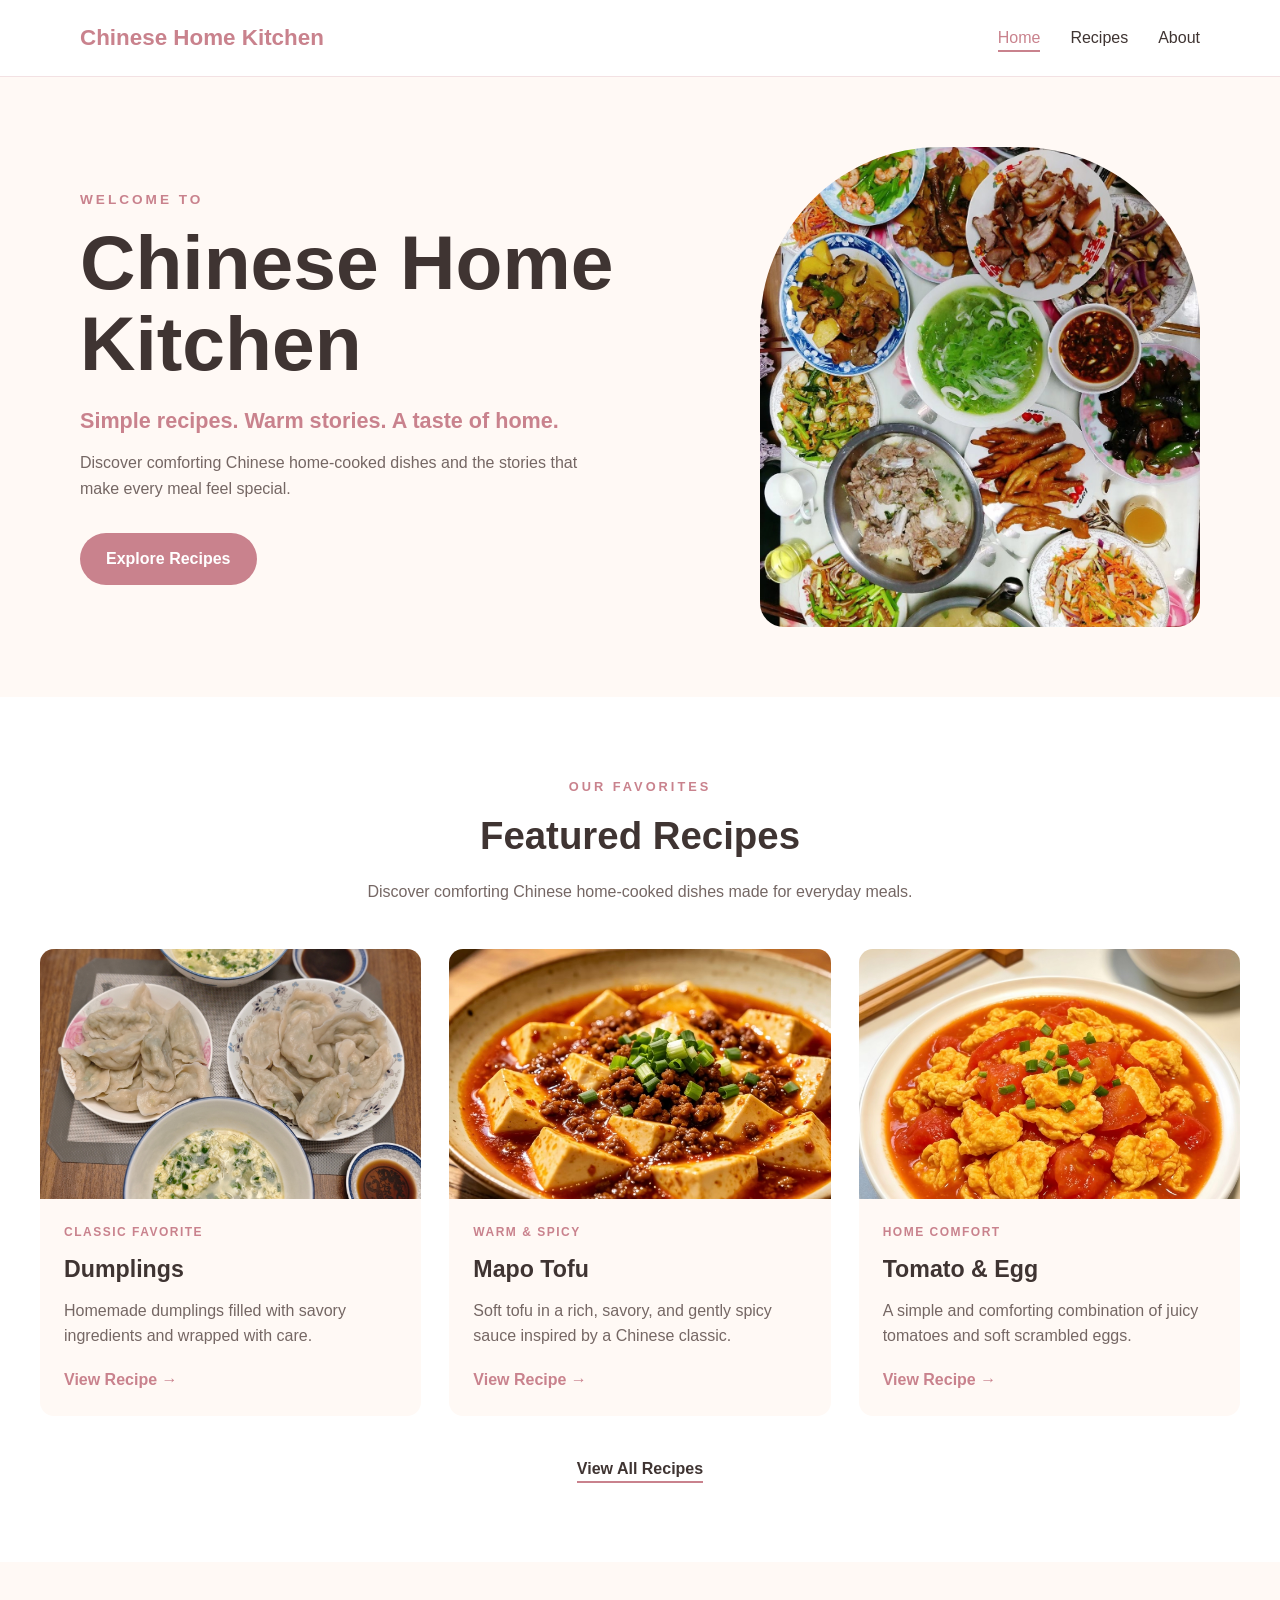
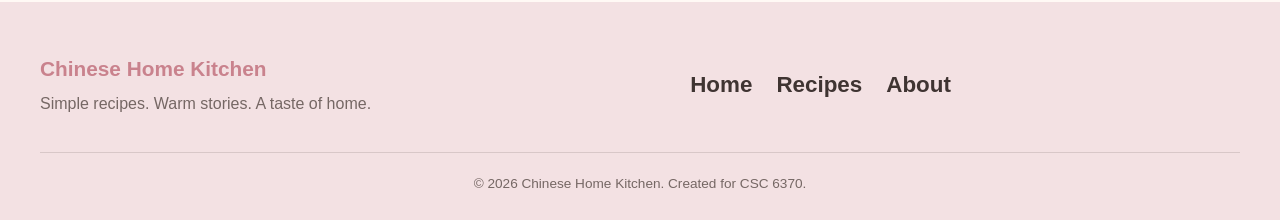
<file: index.html>
<!DOCTYPE html>
<html lang="en">
<head>
    <meta charset="UTF-8">
    <meta name="viewport" content="width=device-width, initial-scale=1.0">
    <meta name="description" content="Chinese Home Kitchen - Simple Chinese home-cooked recipes and stories.">

    <title>Chinese Home Kitchen | Home</title>

    <link rel="stylesheet" href="styles.css">
</head>

<body>

    <header>
        <nav>
            <a href="index.html">Chinese Home Kitchen</a>

            <ul>
                <li><a href="index.html" aria-current="page">Home</a></li>
                <li><a href="recipes.html">Recipes</a></li>
                <li><a href="about.html">About</a></li>
            </ul>
        </nav>
    </header>

    <main>

        <!-- Hero Section -->
<section class="hero">
    <div class="hero-content">
        <p class="hero-label">WELCOME TO</p>

        <h1>Chinese Home Kitchen</h1>

        <p class="hero-text">
            Simple recipes. Warm stories. A taste of home.
        </p>

        <p class="hero-description">
            Discover comforting Chinese home-cooked dishes and
            the stories that make every meal feel special.
        </p>

        <a class="btn-primary" href="recipes.html">Explore Recipes</a>
    </div>

    <div class="hero-visual">
    <img
        class="hero-image"
        src="images/hero-chinese-food.jpg"
        alt="A table filled with homemade Chinese dishes"
    >
    </div>
</section>

        <!-- Featured Recipes -->
<section class="featured-recipes">

    <div class="section-heading">
        <p class="section-label">OUR FAVORITES</p>
        <h2>Featured Recipes</h2>
        <p>
            Discover comforting Chinese home-cooked dishes
            made for everyday meals.
        </p>
    </div>

    <div class="recipe-grid">

        <article class="recipe-card">
            <img
             class="recipe-image"
             src="images/dumplings.jpg"
             alt="Homemade Chinese dumplings"
             >    

            <div class="recipe-card-content">
                <p class="recipe-category">CLASSIC FAVORITE</p>
                <h3>Dumplings</h3>
                <p>
                    Homemade dumplings filled with savory ingredients
                    and wrapped with care.
                </p>
                <a href="recipe-detail.html">View Recipe →</a>
            </div>
        </article>

        <article class="recipe-card">
            <img
             class="recipe-image"
             src="images/mapo-tofu.jpg"
             alt="Mapo tofu with ground meat and green onions"
             >

            <div class="recipe-card-content">
                <p class="recipe-category">WARM & SPICY</p>
                <h3>Mapo Tofu</h3>
                <p>
                    Soft tofu in a rich, savory, and gently spicy sauce
                    inspired by a Chinese classic.
                </p>
                <a href="recipe-detail.html">View Recipe →</a>
            </div>
        </article>

        <article class="recipe-card">
            <img
            class="recipe-image"
            src="images/tomato-egg.jpg"
            alt="Chinese tomato and scrambled egg dish"
            >

            <div class="recipe-card-content">
                <p class="recipe-category">HOME COMFORT</p>
                <h3>Tomato & Egg</h3>
                <p>
                    A simple and comforting combination of juicy tomatoes
                    and soft scrambled eggs.
                </p>
                <a href="recipe-detail.html">View Recipe →</a>
            </div>
        </article>

    </div>

    <div class="view-all">
        <a href="recipes.html">View All Recipes</a>
    </div>

</section>
    </main>

    <footer class="site-footer">
    <div class="footer-content">
        <div>
            <h2>Chinese Home Kitchen</h2>
            <p>Simple recipes. Warm stories. A taste of home.</p>
        </div>

        <nav class="footer-nav" aria-label="Footer navigation">
            <a href="index.html">Home</a>
            <a href="recipes.html">Recipes</a>
            <a href="about.html">About</a>
        </nav>
    </div>

    <p class="footer-bottom">
        &copy; 2026 Chinese Home Kitchen. Created for CSC 6370.
    </p>
    </footer>

</body>
</html>
</file>
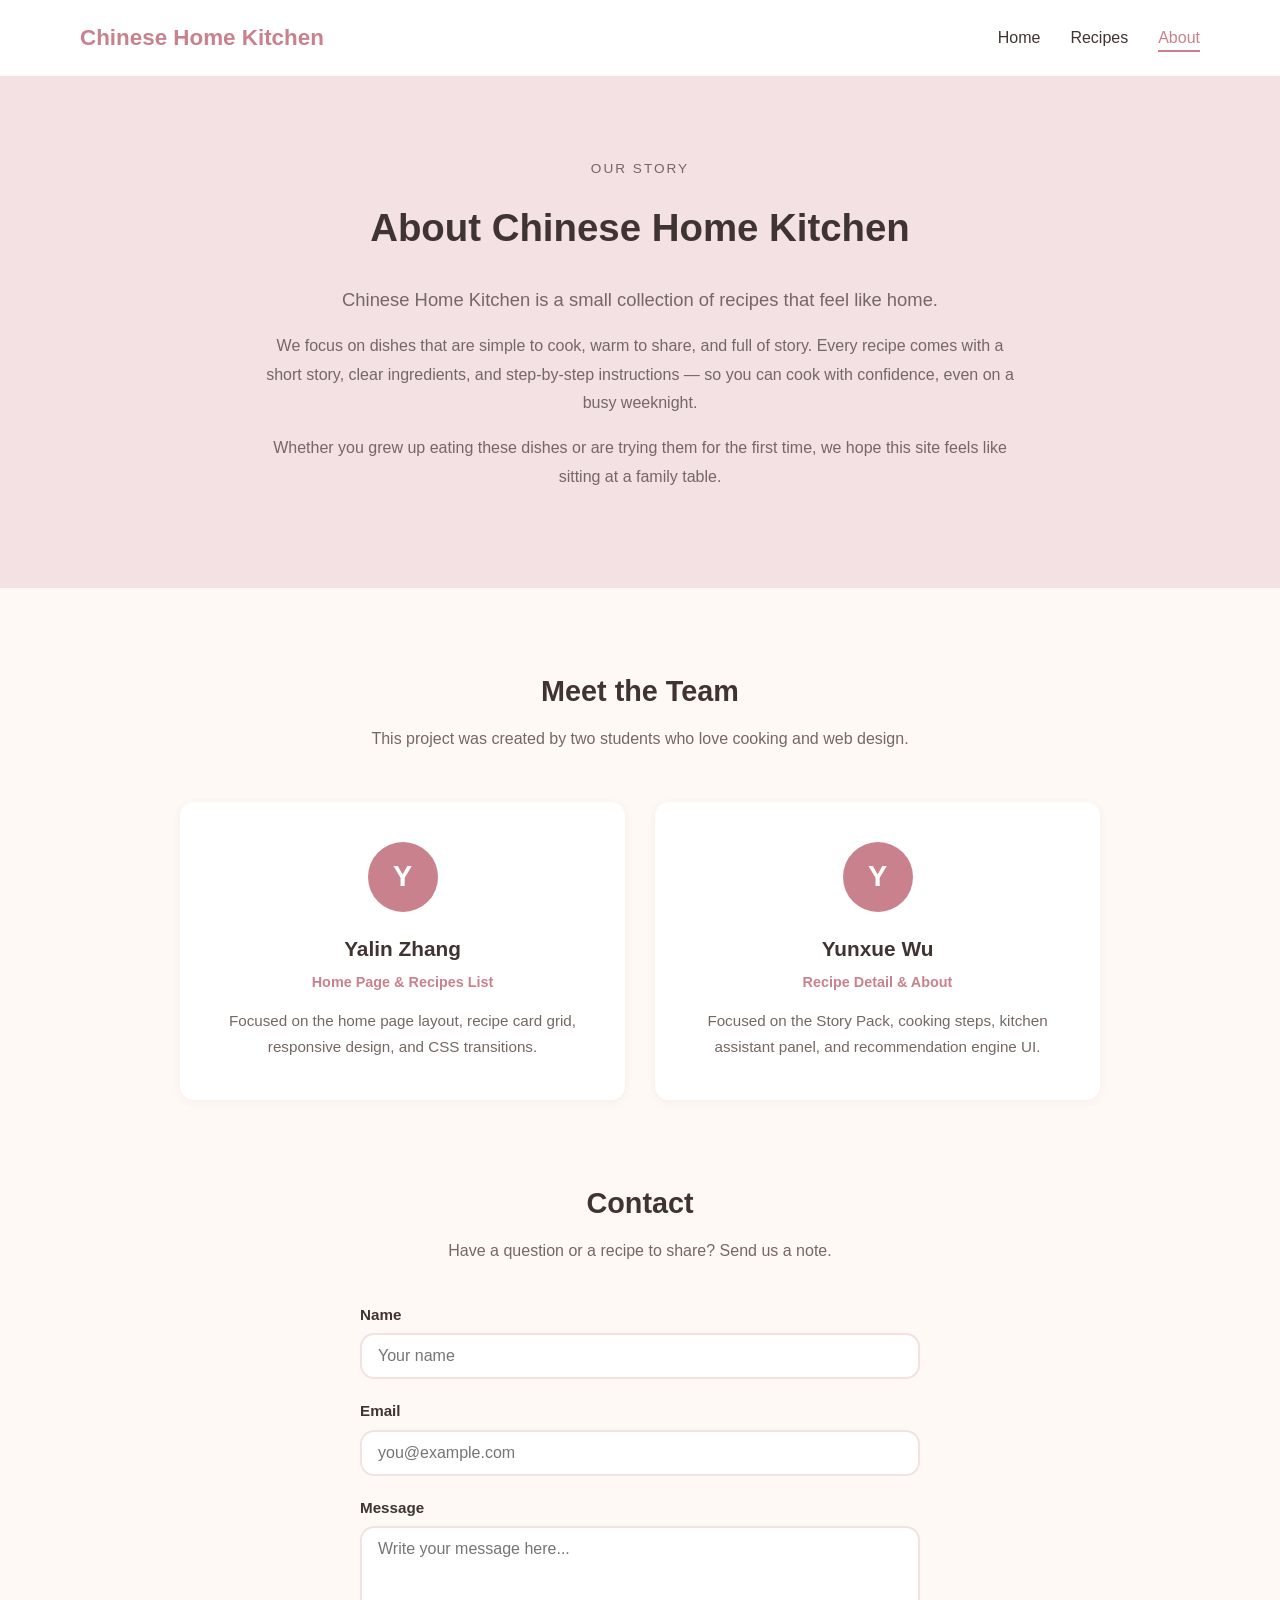
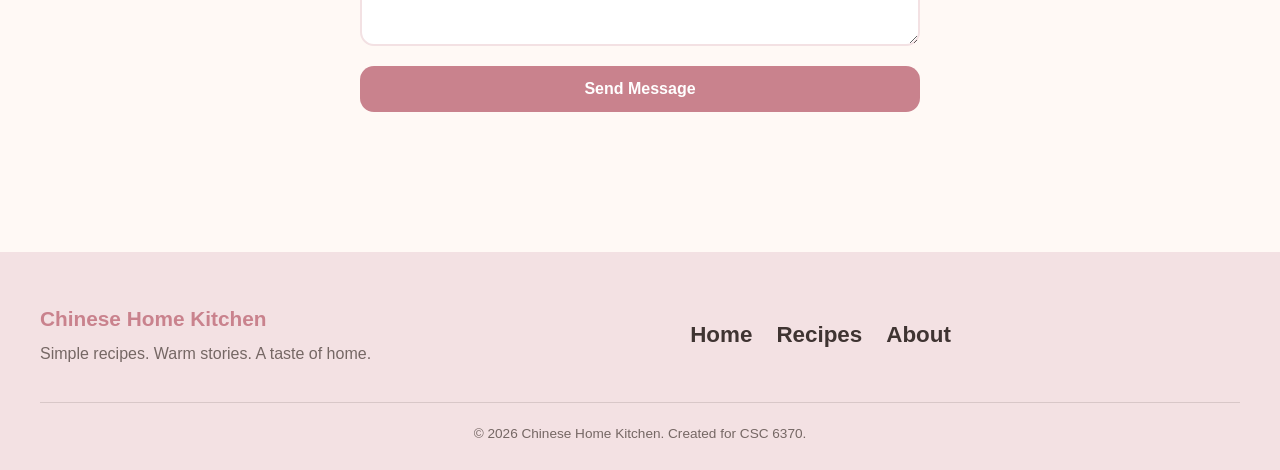
<file: about.html>
<!DOCTYPE html>
<html lang="en">
<head>
    <meta charset="UTF-8">
    <meta name="viewport" content="width=device-width, initial-scale=1.0">
    <title>About | Chinese Home Kitchen</title>
    <link rel="stylesheet" href="styles.css">
</head>
<body>

    <!-- ===== Header & Navigation (Yalin  ===== -->
    <header>
        <nav>
            <a href="index.html">Chinese Home Kitchen</a>
            <ul>
                <li><a href="index.html">Home</a></li>
                <li><a href="recipes.html">Recipes</a></li>
                <li><a href=" " aria-current="page">About</a ></li>
            </ul>
        </nav>
    </header>

    <main>

        <!-- ===== About Section ===== -->
        <section class="about-section" aria-label="About Chinese Home Kitchen">
            <div class="about-inner">
                <p class="about-eyebrow">Our Story</p>
                <h1>About Chinese Home Kitchen</h1>
                <p class="about-lead">
                    Chinese Home Kitchen is a small collection of recipes
                    that feel like home.
                </p>
                <p>
                    We focus on dishes that are simple to cook, warm to
                    share, and full of story. Every recipe comes with a
                    short story, clear ingredients, and step-by-step
                    instructions &mdash; so you can cook with confidence,
                    even on a busy weeknight.
                </p>
                <p>
                    Whether you grew up eating these dishes or are trying
                    them for the first time, we hope this site feels like
                    sitting at a family table.
                </p>
            </div>
        </section>

        <!-- ===== Meet the Team ===== -->
        <section class="team-section" aria-label="Meet the team">
            <h2>Meet the Team</h2>
            <p class="team-intro">
                This project was created by two students who love cooking
                and web design.
            </p>

            <div class="team-grid">

                <article class="team-member">
                    <div class="team-avatar" aria-hidden="true">Y</div>
                    <h3>Yalin Zhang</h3>
                    <p class="team-role">Home Page &amp; Recipes List</p>
                    <p class="team-bio">
                        Focused on the home page layout, recipe card grid,
                        responsive design, and CSS transitions.
                    </p>
                </article>

                <article class="team-member">
                    <div class="team-avatar" aria-hidden="true">Y</div>
                    <h3>Yunxue Wu</h3>
                    <p class="team-role">Recipe Detail &amp; About</p>
                    <p class="team-bio">
                        Focused on the Story Pack, cooking steps, kitchen
                        assistant panel, and recommendation engine UI.
                    </p>
                </article>

            </div>
        </section>

        <!-- ===== Contact ===== -->
        <section class="contact-section" aria-label="Contact us">
            <h2>Contact</h2>
            <p class="contact-intro">
                Have a question or a recipe to share? Send us a note.
            </p>

            <form class="contact-form">
                <div class="form-group">
                    <label for="contact-name">Name</label>
                    <input type="text" id="contact-name" name="name"
                           placeholder="Your name">
                </div>

                <div class="form-group">
                    <label for="contact-email">Email</label>
                    <input type="email" id="contact-email" name="email"
                           placeholder="you@example.com">
                </div>

                <div class="form-group">
                    <label for="contact-message">Message</label>
                    <textarea id="contact-message" name="message"
                              rows="5"
                              placeholder="Write your message here..."></textarea>
                </div>

                <button type="submit" class="contact-button">Send Message</button>
            </form>
        </section>

    </main>

    <!-- ===== Footer ===== -->
<footer class="site-footer">
    <div class="footer-content">
        <div>
            <h2>Chinese Home Kitchen</h2>
            <p>Simple recipes. Warm stories. A taste of home.</p >
        </div>

        <nav class="footer-nav" aria-label="Footer navigation">
            <a href=" ">Home</a >
            <a href="recipes.html">Recipes</a >
            <a href="about.html">About</a >
        </nav>
    </div>

    <p class="footer-bottom">
        &copy; 2026 Chinese Home Kitchen. Created for CSC 6370.
    </p >
</footer>

</body>
</html>
</file>
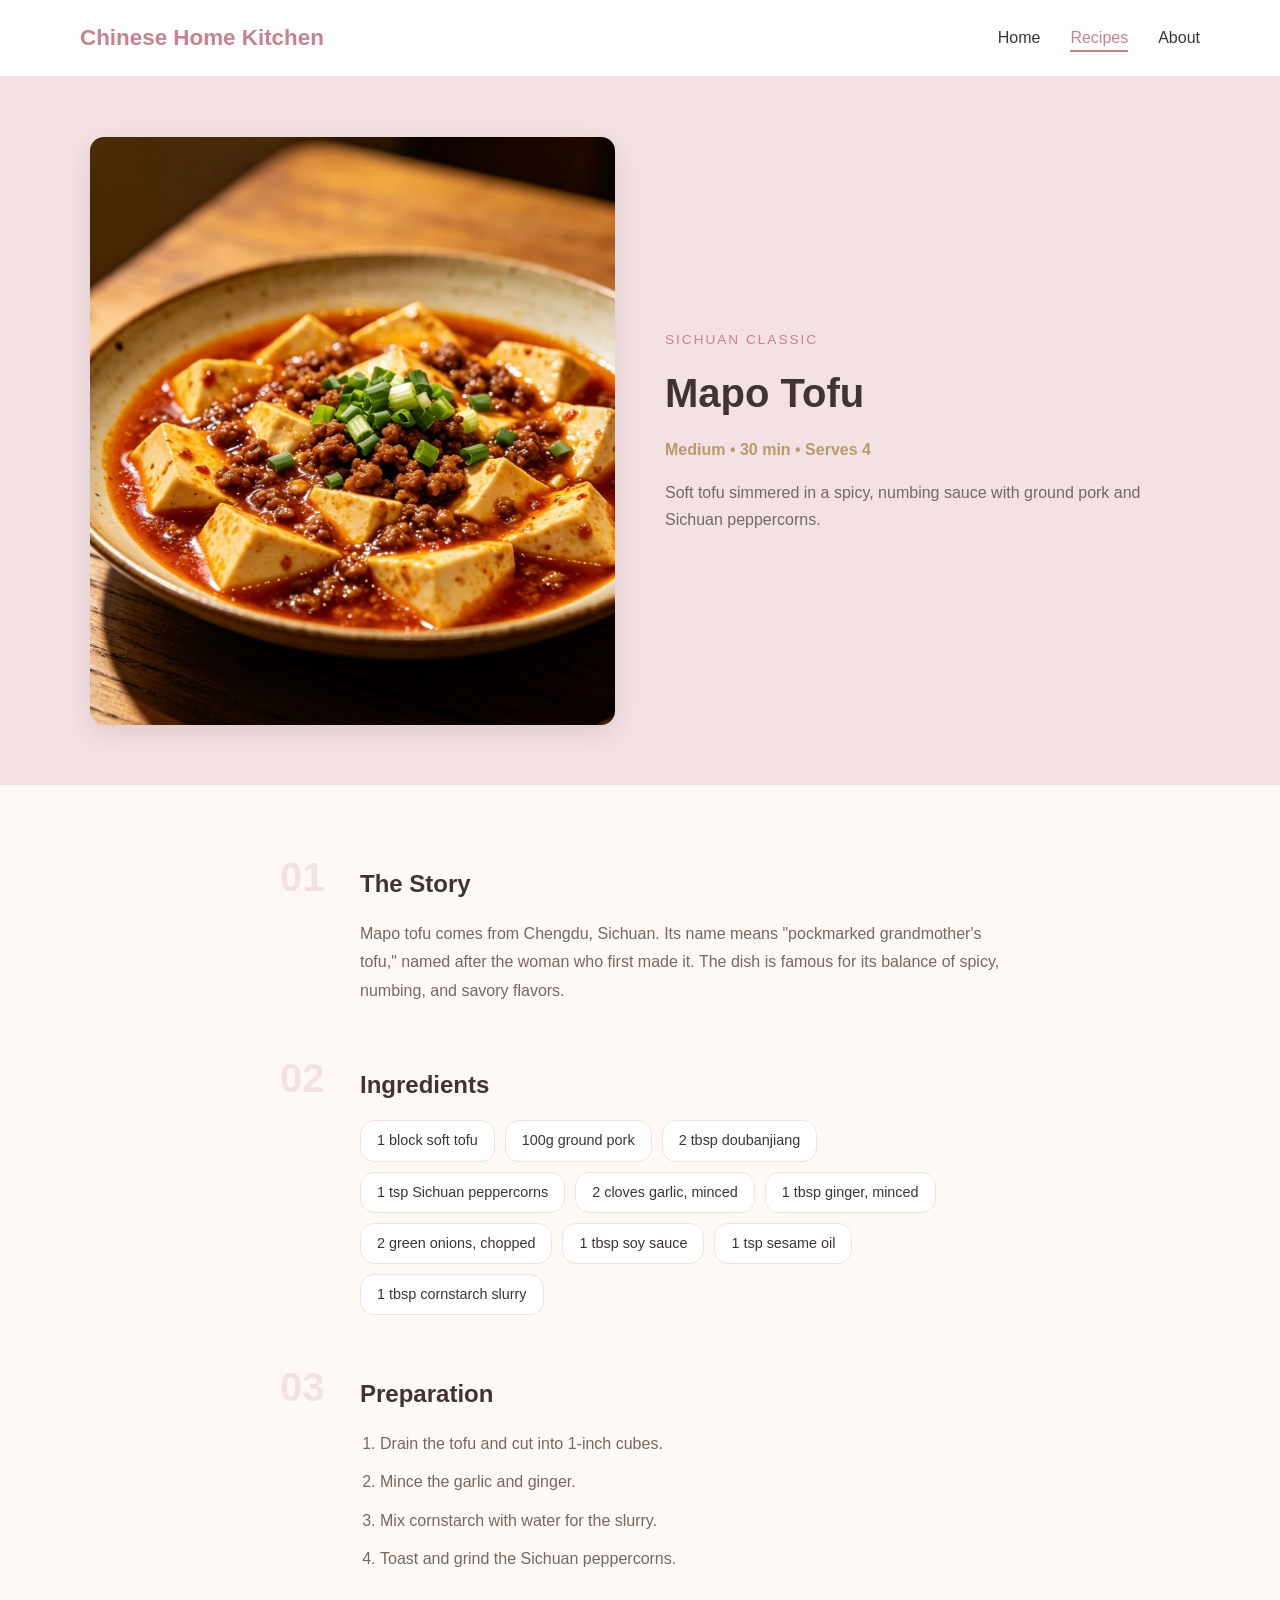
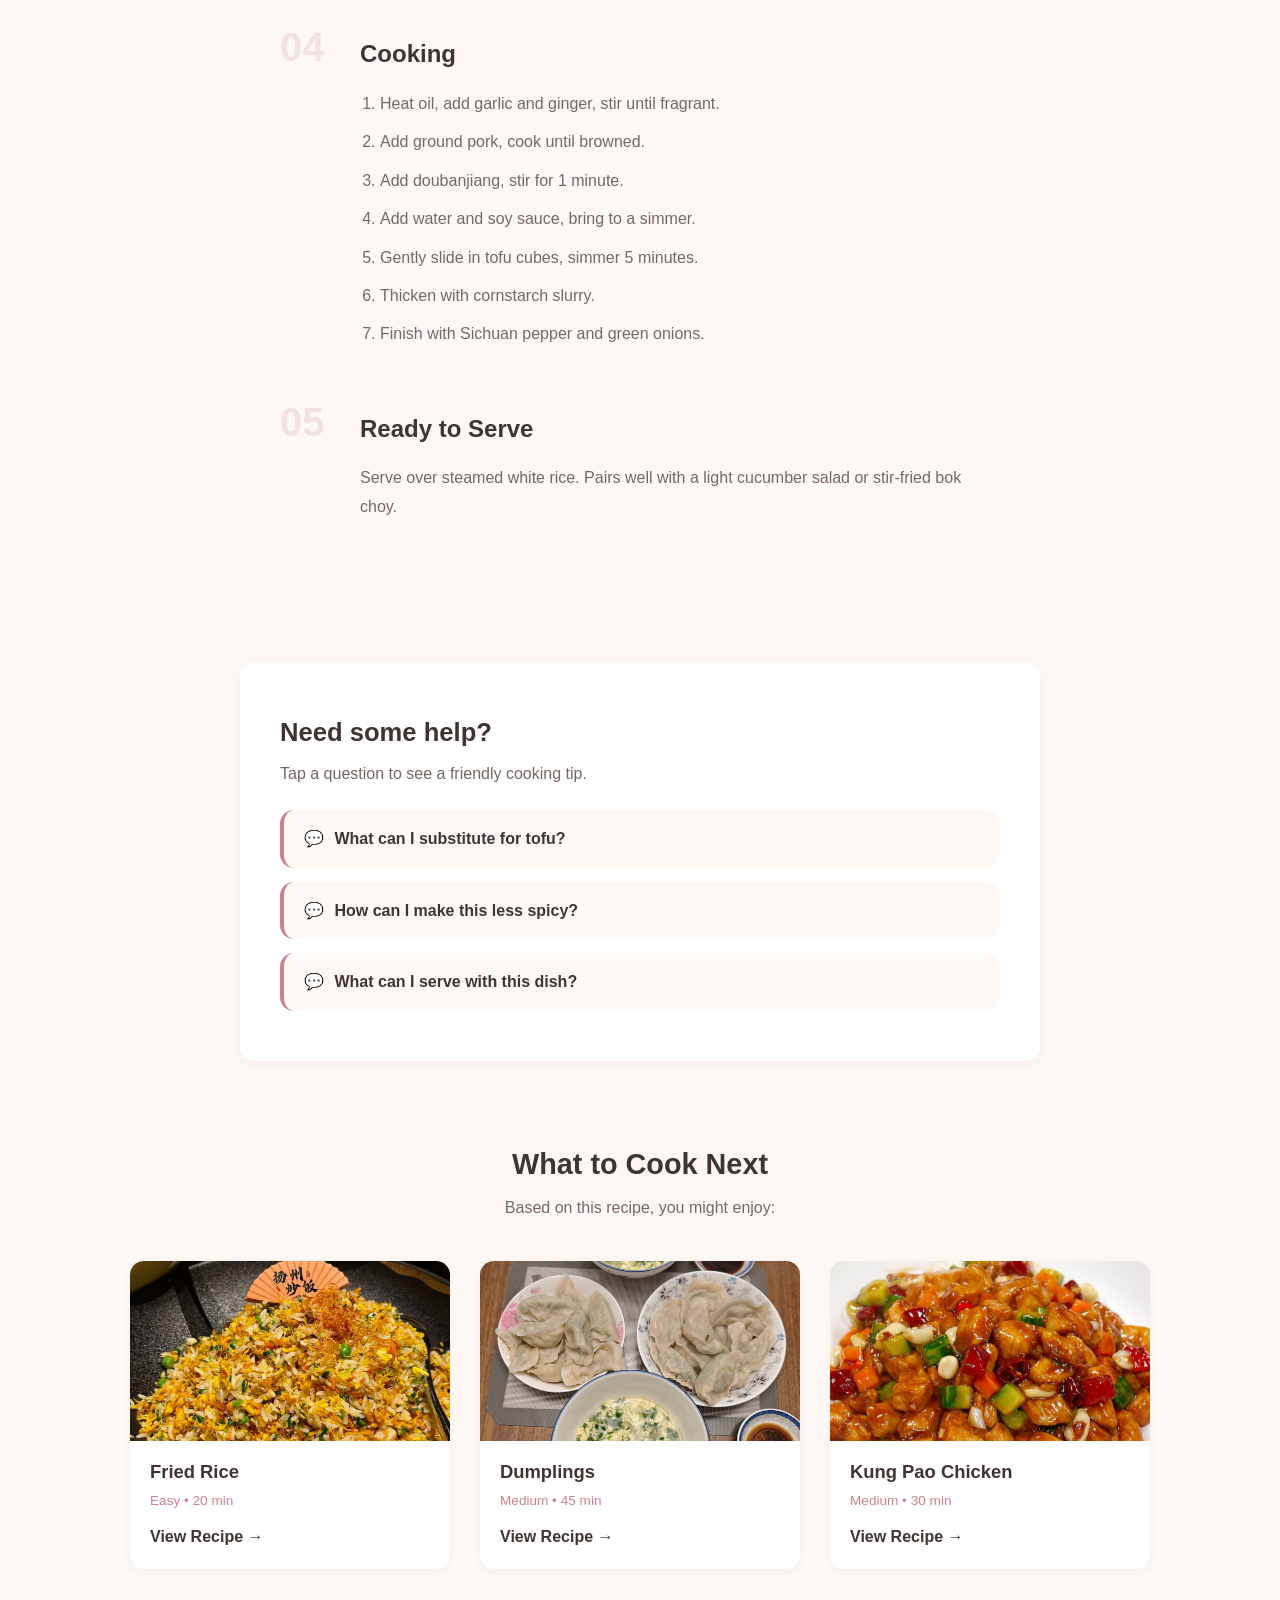
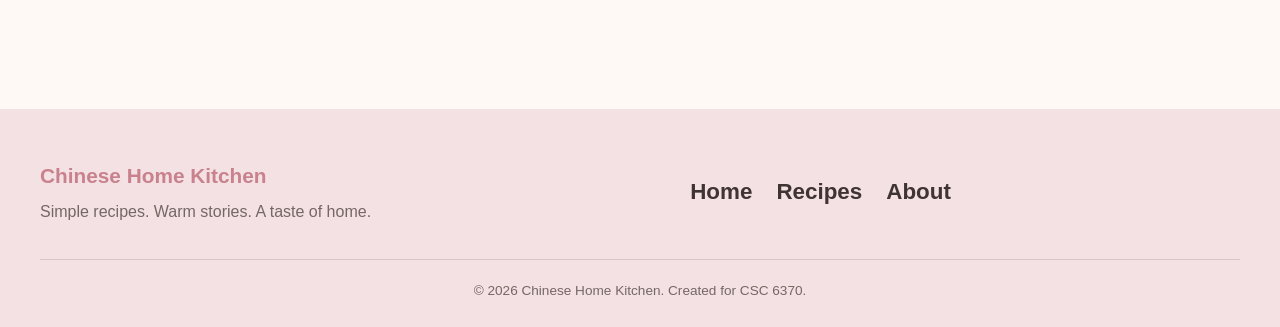
<file: recipe-detail.html>
<!DOCTYPE html>
<html lang="en">
<head>
    <meta charset="UTF-8">
    <meta name="viewport" content="width=device-width, initial-scale=1.0">
    <title>Mapo Tofu | Chinese Home Kitchen</title>
    <link rel="stylesheet" href="styles.css">
</head>
<body>

    <!-- ===== Header & Navigation ( Yalin ) ===== -->
    <header>
        <nav>
            <a href="index.html">Chinese Home Kitchen</a>
            <ul>
                <li><a href="index.html">Home</a></li>
                <li><a href=" " aria-current="page">Recipes</a ></li>
                <li><a href="about.html">About</a></li>
            </ul>
        </nav>
    </header>

    <main>

        <!-- ===== Recipe Header ===== -->
        <section class="recipe-hero">
            <div class="recipe-hero-inner">
                <img src="images/mapo-tofu.jpg"
                     alt="Mapo tofu served in a white bowl with green onions"
                     class="recipe-hero-img">
                <div class="recipe-hero-text">
                    <p class="recipe-eyebrow">Sichuan Classic</p>
                    <h1>Mapo Tofu</h1>
                    <p class="recipe-meta">Medium • 30 min • Serves 4</p>
                    <p class="recipe-intro">
                        Soft tofu simmered in a spicy, numbing sauce with
                        ground pork and Sichuan peppercorns.
                    </p>
                </div>
            </div>
        </section>

        <!-- ===== Story Pack ===== -->
        <section class="story-pack" aria-label="Recipe story and instructions">

            <article class="story-step">
                <span class="step-number" aria-hidden="true">01</span>
                <h2>The Story</h2>
                <p>
                    Mapo tofu comes from Chengdu, Sichuan. Its name means
                    "pockmarked grandmother's tofu," named after the woman
                    who first made it. The dish is famous for its balance of
                    spicy, numbing, and savory flavors.
                </p>
            </article>

            <article class="story-step">
                <span class="step-number" aria-hidden="true">02</span>
                <h2>Ingredients</h2>
                <ul class="ingredients-list">
                    <li>1 block soft tofu</li>
                    <li>100g ground pork</li>
                    <li>2 tbsp doubanjiang</li>
                    <li>1 tsp Sichuan peppercorns</li>
                    <li>2 cloves garlic, minced</li>
                    <li>1 tbsp ginger, minced</li>
                    <li>2 green onions, chopped</li>
                    <li>1 tbsp soy sauce</li>
                    <li>1 tsp sesame oil</li>
                    <li>1 tbsp cornstarch slurry</li>
                </ul>
            </article>

            <article class="story-step">
                <span class="step-number" aria-hidden="true">03</span>
                <h2>Preparation</h2>
                <ol class="step-list">
                    <li>Drain the tofu and cut into 1-inch cubes.</li>
                    <li>Mince the garlic and ginger.</li>
                    <li>Mix cornstarch with water for the slurry.</li>
                    <li>Toast and grind the Sichuan peppercorns.</li>
                </ol>
            </article>

            <article class="story-step">
                <span class="step-number" aria-hidden="true">04</span>
                <h2>Cooking</h2>
                <ol class="step-list">
                    <li>Heat oil, add garlic and ginger, stir until fragrant.</li>
                    <li>Add ground pork, cook until browned.</li>
                    <li>Add doubanjiang, stir for 1 minute.</li>
                    <li>Add water and soy sauce, bring to a simmer.</li>
                    <li>Gently slide in tofu cubes, simmer 5 minutes.</li>
                    <li>Thicken with cornstarch slurry.</li>
                    <li>Finish with Sichuan pepper and green onions.</li>
                </ol>
            </article>

            <article class="story-step">
                <span class="step-number" aria-hidden="true">05</span>
                <h2>Ready to Serve</h2>
                <p>
                    Serve over steamed white rice. Pairs well with a light
                    cucumber salad or stir-fried bok choy.
                </p>
            </article>

        </section>

        <!-- ===== Bonus 1: Kitchen Assistant ===== -->
        <section class="kitchen-assistant" aria-label="Kitchen Assistant">
            <h2>Need some help?</h2>
            <p class="assistant-intro">
                Tap a question to see a friendly cooking tip.
            </p>

            <div class="assistant-cards">

                <details class="assistant-card">
                    <summary>What can I substitute for tofu?</summary>
                    <p>
                        You can use silken tofu, soft egg tofu, or even
                        scrambled eggs for a different texture.
                    </p>
                </details>

                <details class="assistant-card">
                    <summary>How can I make this less spicy?</summary>
                    <p>
                        Reduce the doubanjiang to 1 tsp and skip the
                        Sichuan peppercorns.
                    </p>
                </details>

                <details class="assistant-card">
                    <summary>What can I serve with this dish?</summary>
                    <p>
                        Steamed jasmine rice, a light cucumber salad, or
                        stir-fried bok choy.
                    </p>
                </details>

            </div>
        </section>

        <!-- ===== Bonus 2: Recommendation Engine ===== -->
        <section class="recommendation" aria-label="What to Cook Next">
            <h2>What to Cook Next</h2>
            <p class="recommendation-intro">
                Based on this recipe, you might enjoy:
            </p>

            <div class="recommendation-grid">

                <article class="recommendation-card">
                    <img src="images/fried-rice.jpg"
                         alt="Fried rice in a bowl with green onions">
                    <h3>Fried Rice</h3>
                    <p class="rec-meta">Easy • 20 min</p>
                    <a href="recipe-detail.html">View Recipe →</a>
                </article>

                <article class="recommendation-card">
                    <img src="images/dumplings.jpg"
                         alt="Steamed dumplings on a bamboo steamer">
                    <h3>Dumplings</h3>
                    <p class="rec-meta">Medium • 45 min</p>
                    <a href="recipe-detail.html">View Recipe →</a>
                </article>

                <article class="recommendation-card">
                    <img src="images/kung-pao-chicken.jpg"
                         alt="Kung Pao chicken with peanuts and chili peppers">
                    <h3>Kung Pao Chicken</h3>
                    <p class="rec-meta">Medium • 30 min</p>
                    <a href="recipe-detail.html">View Recipe →</a>
                </article>

            </div>
        </section>

    </main>

    <!-- ===== Footer ===== -->
<footer class="site-footer">
    <div class="footer-content">
        <div>
            <h2>Chinese Home Kitchen</h2>
            <p>Simple recipes. Warm stories. A taste of home.</p >
        </div>

        <nav class="footer-nav" aria-label="Footer navigation">
            <a href=" ">Home</a >
            <a href="recipes.html">Recipes</a >
            <a href="about.html">About</a >
        </nav>
    </div>

    <p class="footer-bottom">
        &copy; 2026 Chinese Home Kitchen. Created for CSC 6370.
    </p >
</footer>

</body>
</html>
</file>
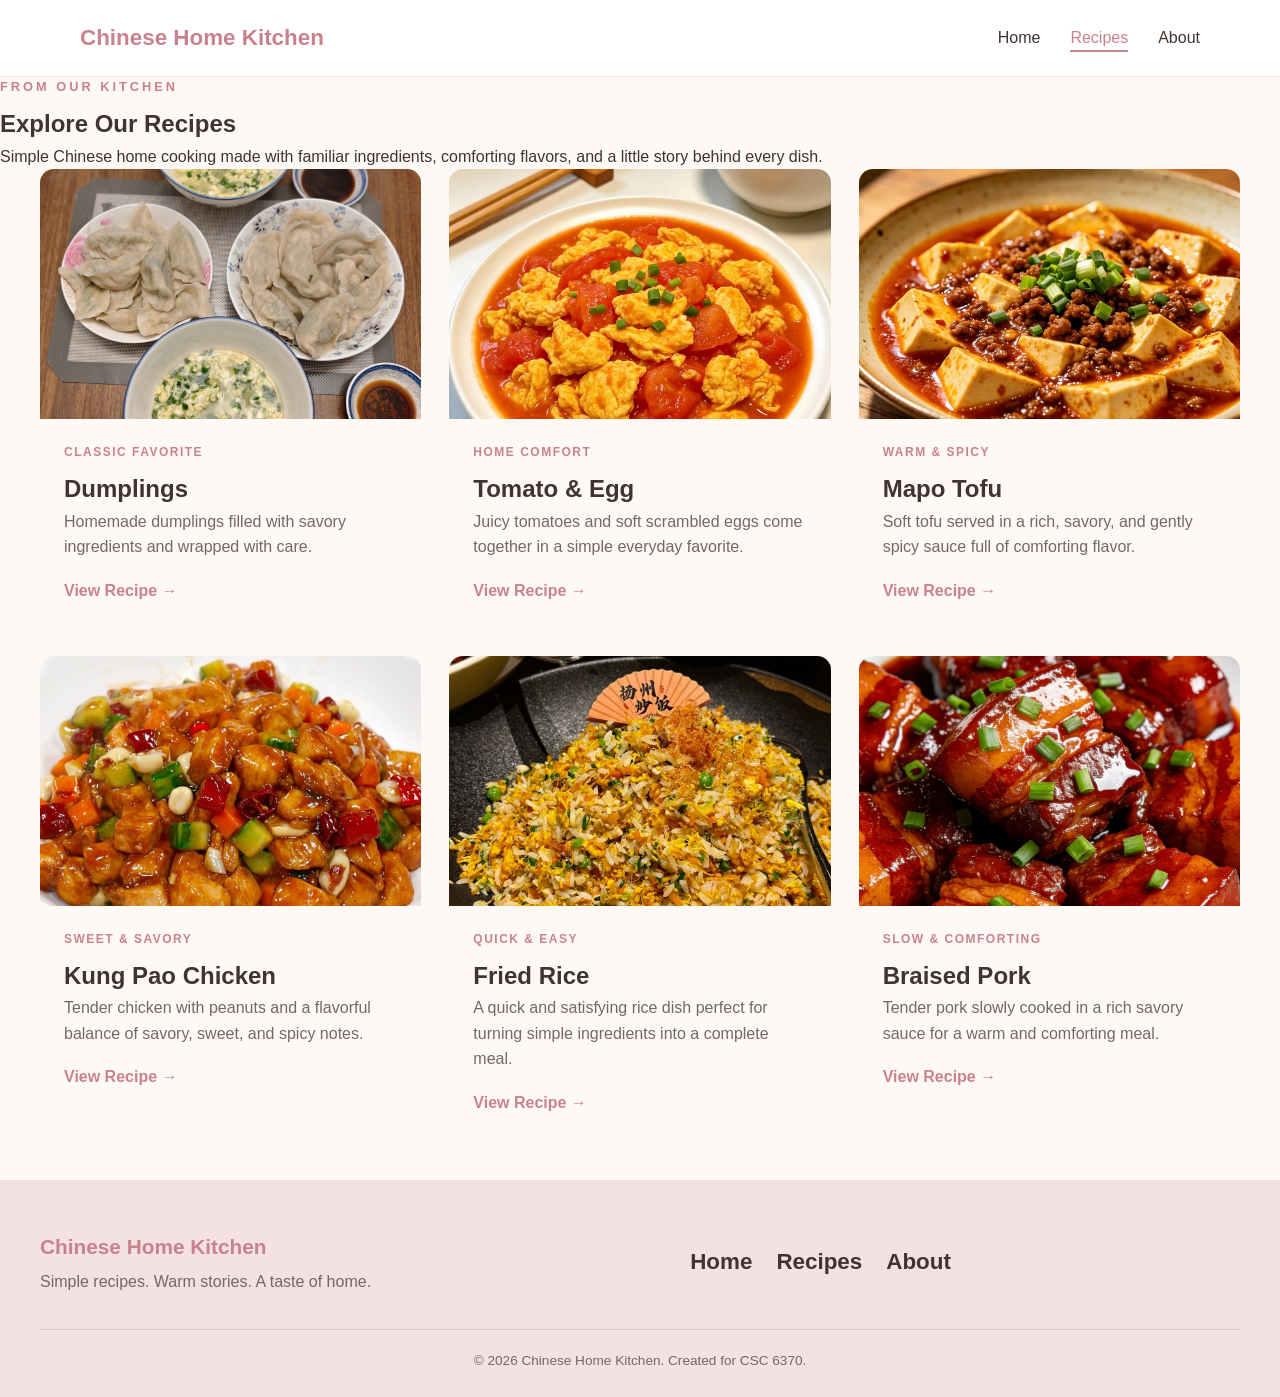
<file: recipes.html>
<!DOCTYPE html>
<html lang="en">
<head>
    <meta charset="UTF-8">
    <meta name="viewport" content="width=device-width, initial-scale=1.0">
    <meta name="description" content="Explore Chinese home-cooked recipes from Chinese Home Kitchen.">

    <title>Chinese Home Kitchen | Recipes</title>

    <link rel="stylesheet" href="styles.css">
</head>

<body>

    <header>
        <nav>
            <a href="index.html">Chinese Home Kitchen</a>

            <ul>
                <li><a href="index.html">Home</a></li>
                <li><a href="recipes.html" aria-current="page">Recipes</a></li>
                <li><a href="about.html">About</a></li>
            </ul>
        </nav>
    </header>

    <main>

        <!-- Recipes Page Header -->
        <section class="recipes-header">
            <p class="section-label">FROM OUR KITCHEN</p>
            <h1>Explore Our Recipes</h1>
            <p>
                Simple Chinese home cooking made with familiar ingredients,
                comforting flavors, and a little story behind every dish.
            </p>
        </section>

        <!-- Recipe Collection -->
        <div class="recipe-collection">

            <div class="recipe-grid">

                <!-- Dumplings -->
                <article class="recipe-card">
                   <img
                    class="recipe-image"
                    src="images/dumplings.jpg"
                    alt="Homemade Chinese dumplings"
                    >

                    <div class="recipe-card-content">
                        <p class="recipe-category">CLASSIC FAVORITE</p>
                        <h2>Dumplings</h2>
                        <p>
                            Homemade dumplings filled with savory ingredients
                            and wrapped with care.
                        </p>
                        <a href="recipe-detail.html">View Recipe →</a>
                    </div>
                </article>

                <!-- Tomato & Egg -->
                <article class="recipe-card">
                    <img
                     class="recipe-image"
                     src="images/tomato-egg.jpg"
                     alt="Chinese tomato and scrambled egg dish"
                     >

                    <div class="recipe-card-content">
                        <p class="recipe-category">HOME COMFORT</p>
                        <h2>Tomato & Egg</h2>
                        <p>
                            Juicy tomatoes and soft scrambled eggs come
                            together in a simple everyday favorite.
                        </p>
                        <a href="recipe-detail.html">View Recipe →</a>
                    </div>
                </article>

                <!-- Mapo Tofu -->
                <article class="recipe-card">
                    <img
                     class="recipe-image"
                     src="images/mapo-tofu.jpg"
                     alt="Mapo tofu with ground meat and green onions"
                     >

                    <div class="recipe-card-content">
                        <p class="recipe-category">WARM & SPICY</p>
                        <h2>Mapo Tofu</h2>
                        <p>
                            Soft tofu served in a rich, savory, and gently
                            spicy sauce full of comforting flavor.
                        </p>
                        <a href="recipe-detail.html">View Recipe →</a>
                    </div>
                </article>

                <!-- Kung Pao Chicken -->
                <article class="recipe-card">
                    <img
                     class="recipe-image"
                     src="images/kung-pao-chicken.jpg"
                     alt="Kung Pao chicken with peanuts and vegetables"
                     >

                    <div class="recipe-card-content">
                        <p class="recipe-category">SWEET & SAVORY</p>
                        <h2>Kung Pao Chicken</h2>
                        <p>
                            Tender chicken with peanuts and a flavorful
                            balance of savory, sweet, and spicy notes.
                        </p>
                        <a href="recipe-detail.html">View Recipe →</a>
                    </div>
                </article>

                <!-- Fried Rice -->
                <article class="recipe-card">
                    <img
                     class="recipe-image"
                     src="images/fried-rice.jpg"
                     alt="Chinese fried rice with egg and vegetables"
                     >

                    <div class="recipe-card-content">
                        <p class="recipe-category">QUICK & EASY</p>
                        <h2>Fried Rice</h2>
                        <p>
                            A quick and satisfying rice dish perfect for
                            turning simple ingredients into a complete meal.
                        </p>
                        <a href="recipe-detail.html">View Recipe →</a>
                    </div>
                </article>

                <!-- Braised Pork -->
                <article class="recipe-card">
                    <img
                     class="recipe-image"
                     src="images/braised-pork.jpg"
                     alt="Chinese braised pork with green onions"
                     >

                    <div class="recipe-card-content">
                        <p class="recipe-category">SLOW & COMFORTING</p>
                        <h2>Braised Pork</h2>
                        <p>
                            Tender pork slowly cooked in a rich savory sauce
                            for a warm and comforting meal.
                        </p>
                        <a href="recipe-detail.html">View Recipe →</a>
                    </div>
                </article>

            </div>

        </div>

    </main>

    <footer class="site-footer">
    <div class="footer-content">
        <div>
            <h2>Chinese Home Kitchen</h2>
            <p>Simple recipes. Warm stories. A taste of home.</p>
        </div>

        <nav class="footer-nav" aria-label="Footer navigation">
            <a href="index.html">Home</a>
            <a href="recipes.html">Recipes</a>
            <a href="about.html">About</a>
        </nav>
    </div>

    <p class="footer-bottom">
        &copy; 2026 Chinese Home Kitchen. Created for CSC 6370.
    </p>
    </footer>

</body>
</html>
</file>
<file: styles.css>
/* =========================
   Chinese Home Kitchen
   Global Styles
   ========================= */

:root {
    --color-primary: #c9828d;
    --color-primary-light: #f3e1e3;
    --color-background: #fff9f5;
    --color-surface: #ffffff;
    --color-text: #3f3432;
    --color-text-light: #756764;
    --color-accent: #b89a6a;

    --border-radius: 14px;
    --transition: 0.3s ease;
}

/* Reset */
* {
    box-sizing: border-box;
    margin: 0;
    padding: 0;
}

body {
    font-family: Arial, Helvetica, sans-serif;
    background-color: var(--color-background);
    color: var(--color-text);
    line-height: 1.6;
}

/* =========================
   Header & Navigation
   ========================= */

header {
    background-color: var(--color-surface);
    border-bottom: 1px solid var(--color-primary-light);
}

nav {
    max-width: 1200px;
    margin: 0 auto;
    padding: 20px 40px;

    display: flex;
    justify-content: space-between;
    align-items: center;
}

nav > a {
    color: var(--color-primary);
    font-size: 1.4rem;
    font-weight: 700;
    text-decoration: none;
}

nav ul {
    display: flex;
    gap: 30px;
    list-style: none;
}

nav ul a {
    color: var(--color-text);
    text-decoration: none;
    font-weight: 500;

    transition: color var(--transition);
}

nav ul a:hover,
nav ul a:focus {
    color: var(--color-primary);
}
/* Keyboard Accessibility */
a:focus-visible {
    outline: 3px solid var(--color-accent);
    outline-offset: 4px;
    border-radius: 4px;
}
/* =========================
   Hero Section
   ========================= */

.hero {
    max-width: 1200px;
    min-height: 620px;
    margin: 0 auto;
    padding: 70px 40px;

    display: flex;
    align-items: center;
    gap: 70px;
}

.hero-content {
    flex: 1;
}

.hero-label {
    margin-bottom: 12px;

    color: var(--color-primary);
    font-size: 0.85rem;
    font-weight: 700;
    letter-spacing: 3px;
}

.hero h1 {
    max-width: 600px;
    margin-bottom: 20px;

    font-size: clamp(3rem, 6vw, 5.2rem);
    line-height: 1.05;
    font-weight: 700;
}

.hero-text {
    margin-bottom: 12px;

    color: var(--color-primary);
    font-size: 1.35rem;
    font-weight: 600;
}

.hero-description {
    max-width: 520px;
    margin-bottom: 32px;

    color: var(--color-text-light);
    font-size: 1rem;
}

.btn-primary {
    display: inline-block;
    padding: 13px 26px;

    background-color: var(--color-primary);
    color: #ffffff;

    border-radius: 30px;
    text-decoration: none;
    font-weight: 600;

    transition:
        transform var(--transition),
        box-shadow var(--transition),
        background-color var(--transition);
}

.btn-primary:hover,
.btn-primary:focus {
    background-color: #b86f7b;
    transform: translateY(-3px);
    box-shadow: 0 8px 20px rgba(63, 52, 50, 0.15);
}

/* Hero visual */

.hero-visual {
    flex: 0 1 440px;
}

.hero-placeholder {
    min-height: 480px;
    padding: 30px;

    display: flex;
    align-items: flex-end;
    justify-content: center;

    background-color: var(--color-primary-light);
    border-radius: 180px 180px 24px 24px;
}

.hero-placeholder span {
    padding: 10px 18px;

    background-color: rgba(255, 255, 255, 0.85);
    border-radius: 20px;

    color: var(--color-text);
    font-size: 0.9rem;
}
.hero-image {
    width: 100%;
    height: 480px;
    display: block;
    object-fit: cover;
    border-radius: 180px 180px 24px 24px;
}

.recipe-image {
    width: 100%;
    height: 250px;
    display: block;
    object-fit: cover;
    transition: transform var(--transition);
}
/* =========================
   Featured Recipes
   ========================= */

.featured-recipes {
    padding: 80px 40px;
    background-color: var(--color-surface);
}

.section-heading {
    max-width: 650px;
    margin: 0 auto 45px;
    text-align: center;
}

.section-label {
    margin-bottom: 8px;

    color: var(--color-primary);
    font-size: 0.8rem;
    font-weight: 700;
    letter-spacing: 3px;
}

.section-heading h2 {
    margin-bottom: 12px;
    font-size: 2.4rem;
}

.section-heading > p:last-child {
    color: var(--color-text-light);
}

.recipe-grid {
    max-width: 1200px;
    margin: 0 auto;

    display: grid;
    grid-template-columns: repeat(3, 1fr);
    gap: 28px;
}

.recipe-card {
    overflow: hidden;

    background-color: var(--color-background);
    border-radius: var(--border-radius);

    transition:
        transform var(--transition),
        box-shadow var(--transition);
}

.recipe-card:hover {
    transform: translateY(-7px);
    box-shadow: 0 14px 30px rgba(63, 52, 50, 0.12);
}

.recipe-image {
    min-height: 250px;
}
.recipe-card:hover .recipe-image {
    transform: scale(1.04);
}

.placeholder-image {
    display: flex;
    align-items: center;
    justify-content: center;

    background-color: var(--color-primary-light);
    color: var(--color-text-light);
}

.recipe-card-content {
    padding: 24px;
}

.recipe-category {
    margin-bottom: 8px;

    color: var(--color-primary);
    font-size: 0.75rem;
    font-weight: 700;
    letter-spacing: 1.5px;
}

.recipe-card h3 {
    margin-bottom: 10px;
    font-size: 1.45rem;
}

.recipe-card-content > p:not(.recipe-category) {
    margin-bottom: 18px;
    color: var(--color-text-light);
}

.recipe-card a {
    color: var(--color-primary);
    font-weight: 700;
    text-decoration: none;

    transition: color var(--transition);
}

.recipe-card a:hover,
.recipe-card a:focus {
    color: var(--color-accent);
}

.view-all {
    margin-top: 40px;
    text-align: center;
}

.view-all a {
    color: var(--color-text);
    font-weight: 700;
    text-decoration: none;

    border-bottom: 2px solid var(--color-primary);
    padding-bottom: 4px;

    transition: color var(--transition);
}

.view-all a:hover,
.view-all a:focus {
    color: var(--color-primary);
}
/* Footer */
.site-footer {
    margin-top: 40px;
    padding: 50px 40px 25px;
    background-color: var(--color-primary-light);
}

.footer-content {
    max-width: 1200px;
    margin: 0 auto;
    display: flex;
    justify-content: space-between;
    align-items: center;
    gap: 30px;
}

.footer-content h2 {
    margin-bottom: 6px;
    color: var(--color-primary);
    font-size: 1.3rem;
}

.footer-content p {
    color: var(--color-text-light);
}

.footer-nav {
    padding: 0;
    display: flex;
    gap: 24px;
}

.footer-nav a {
    color: var(--color-text);
    text-decoration: none;
    transition: color var(--transition);
}

.footer-nav a:hover,
.footer-nav a:focus {
    color: var(--color-primary);
}

.footer-bottom {
    max-width: 1200px;
    margin: 35px auto 0;
    padding-top: 20px;
    border-top: 1px solid rgba(63, 52, 50, 0.15);
    color: var(--color-text-light);
    font-size: 0.85rem;
    text-align: center;
}

/* =========================
   Responsive Design
   ========================= */

/* Tablet */
@media (max-width: 900px) {

    nav {
        padding: 18px 24px;
    }

    .hero {
        padding: 55px 30px;
        gap: 40px;
    }

    .hero h1 {
        font-size: 3.5rem;
    }

    .hero-visual {
        flex-basis: 350px;
    }

    .hero-image {
    height: 400px;
}

    .hero-placeholder {
        min-height: 400px;
    }

    .recipe-grid {
        grid-template-columns: repeat(2, 1fr);
    }
}


/* Mobile */
@media (max-width: 650px) {

    nav {
        flex-direction: column;
        gap: 14px;
        padding: 18px 20px;
    }

    nav ul {
        gap: 20px;
    }

    .hero {
        min-height: auto;
        padding: 50px 20px;

        flex-direction: column;
        gap: 40px;
    }

    .hero-content {
        flex: 1;
    animation: fadeInUp 0.8s ease-out both;
    }

    .hero h1 {
        font-size: 3rem;
    }

    .hero-description {
        margin-left: auto;
        margin-right: auto;
    }

    .hero-visual {
         flex: 0 1 440px;
    animation: fadeInUp 0.8s ease-out 0.2s both;
    }

    .hero-image {
    height: 360px;
    border-radius: 140px 140px 20px 20px;
    }
    .hero-placeholder {
        min-height: 360px;
        border-radius: 140px 140px 20px 20px;
    }

    .featured-recipes {
        padding: 60px 20px;
    }

    .recipe-grid {
        grid-template-columns: 1fr;
    }

    .recipes-header {
        padding: 60px 20px 35px;
    }

    .recipe-collection {
        padding: 15px 20px 70px;
    }
    .footer-content {
    flex-direction: column;
    text-align: center;
    }

    .footer-nav {
    flex-direction: row;
    justify-content: center;
    }

    .site-footer {
    padding: 40px 20px 22px;
    }
}
/* Hero Entrance Animation */
@keyframes fadeInUp {
    from {
        opacity: 0;
        transform: translateY(24px);
    }

    to {
        opacity: 1;
        transform: translateY(0);
    }
}

.hero-content {
    flex: 1;
    animation: fadeInUp 0.8s ease-out both;
}

.hero-visual {
    flex: 0 1 440px;
    animation: fadeInUp 0.8s ease-out 0.2s both;
}
nav ul a[aria-current="page"] {
    color: var(--color-primary);
    border-bottom: 2px solid var(--color-primary);
    padding-bottom: 4px;
}


/* =========================
   Recipe Detail — by Yunxue Wu
   ========================= */

/* ===== Recipe Hero ===== */
.recipe-hero {
    padding: 60px 40px;
    background-color: var(--color-primary-light);
}

.recipe-hero-inner {
    max-width: 1100px;
    margin: 0 auto;

    display: grid;
    grid-template-columns: 1fr 1fr;
    gap: 50px;
    align-items: center;
}

.recipe-hero-img {
    width: 100%;
    border-radius: var(--border-radius);
    box-shadow: 0 8px 24px rgba(63, 52, 50, 0.12);
}

.recipe-eyebrow {
    color: var(--color-primary);
    font-size: 0.85rem;
    letter-spacing: 2px;
    text-transform: uppercase;
    margin-bottom: 10px;
}

.recipe-hero-text h1 {
    font-size: 2.5rem;
    color: var(--color-text);
    margin-bottom: 12px;
}

.recipe-meta {
    color: var(--color-accent);
    font-weight: 600;
    margin-bottom: 16px;
}

.recipe-intro {
    color: var(--color-text-light);
    font-size: 1rem;
    line-height: 1.7;
}

/* ===== Story Pack ===== */
.story-pack {
    max-width: 800px;
    margin: 0 auto;
    padding: 80px 40px;
}

.story-step {
    position: relative;
    padding-left: 80px;
    margin-bottom: 60px;
}

.step-number {
    position: absolute;
    left: 0;
    top: -8px;

    font-size: 2.5rem;
    font-weight: 700;
    color: var(--color-primary-light);
    line-height: 1;
}

.story-step h2 {
    font-size: 1.5rem;
    color: var(--color-text);
    margin-bottom: 16px;
}

.story-step p {
    color: var(--color-text-light);
    line-height: 1.8;
}

/* Step indicator animation */
@keyframes pulseNumber {
    0%, 100% {
        color: var(--color-primary-light);
        transform: scale(1);
    }
    50% {
        color: var(--color-primary);
        transform: scale(1.08);
    }
}

.story-step:hover .step-number {
    animation: pulseNumber 1.6s ease-in-out infinite;
}

/* ===== Ingredients (Flexbox) ===== */
.ingredients-list {
    list-style: none;
    padding: 0;

    display: flex;
    flex-wrap: wrap;
    gap: 10px;
}

.ingredients-list li {
    background-color: var(--color-surface);
    border: 1px solid var(--color-primary-light);
    border-radius: var(--border-radius);
    padding: 8px 16px;
    color: var(--color-text);
    font-size: 0.9rem;
    transition: border-color var(--transition), transform var(--transition);
}

.ingredients-list li:hover {
    border-color: var(--color-primary);
    transform: translateY(-2px);
}

/* ===== Step Lists (Prep / Cooking) ===== */
.step-list {
    padding-left: 20px;
    color: var(--color-text-light);
    line-height: 1.9;
}

.step-list li {
    margin-bottom: 8px;
}

/* ===== Kitchen Assistant (Bonus 1) ===== */
.kitchen-assistant {
    max-width: 800px;
    margin: 0 auto 80px;
    padding: 50px 40px;
    background-color: var(--color-surface);
    border-radius: var(--border-radius);
    box-shadow: 0 4px 16px rgba(63, 52, 50, 0.06);
}

.kitchen-assistant h2 {
    font-size: 1.6rem;
    color: var(--color-text);
    margin-bottom: 8px;
}

.assistant-intro {
    color: var(--color-text-light);
    margin-bottom: 24px;
}

.assistant-cards {
    display: flex;
    flex-direction: column;
    gap: 14px;
}

.assistant-card {
    background-color: var(--color-background);
    border-left: 4px solid var(--color-primary);
    border-radius: var(--border-radius);
    padding: 16px 20px;
    transition: transform var(--transition), box-shadow var(--transition);
}

.assistant-card:hover {
    transform: translateX(6px);
    box-shadow: 0 6px 18px rgba(63, 52, 50, 0.08);
}

.assistant-card summary {
    cursor: pointer;
    font-weight: 600;
    color: var(--color-text);
    list-style: none;
}

.assistant-card summary::-webkit-details-marker {
    display: none;
}

.assistant-card summary::before {
    content: "💬 ";
    margin-right: 6px;
}

.assistant-card summary:focus {
    outline: 2px solid var(--color-primary);
    outline-offset: 4px;
    border-radius: 4px;
}

.assistant-card p {
    margin-top: 12px;
    color: var(--color-text-light);
    line-height: 1.7;
}

/* ===== Recommendation (Bonus 2) ===== */
.recommendation {
    max-width: 1100px;
    margin: 0 auto;
    padding: 0 40px 100px;
}

.recommendation h2 {
    font-size: 1.8rem;
    color: var(--color-text);
    text-align: center;
    margin-bottom: 8px;
}

.recommendation-intro {
    text-align: center;
    color: var(--color-text-light);
    margin-bottom: 40px;
}

.recommendation-grid {
    display: grid;
    grid-template-columns: repeat(3, 1fr);
    gap: 30px;
}

.recommendation-card {
    background-color: var(--color-surface);
    border-radius: var(--border-radius);
    box-shadow: 0 2px 10px rgba(63, 52, 50, 0.06);
    overflow: hidden;
    transition: transform var(--transition), box-shadow var(--transition);
}

.recommendation-card:hover {
    transform: translateY(-6px);
    box-shadow: 0 10px 26px rgba(63, 52, 50, 0.12);
}

.recommendation-card img {
    width: 100%;
    height: 180px;
    object-fit: cover;
    display: block;
}

.recommendation-card h3 {
    font-size: 1.15rem;
    color: var(--color-text);
    padding: 16px 20px 4px;
}

.rec-meta {
    color: var(--color-primary);
    font-size: 0.85rem;
    padding: 0 20px;
    margin-bottom: 12px;
}

.recommendation-card a {
    display: inline-block;
    padding: 0 20px 20px;
    color: var(--color-text);
    text-decoration: none;
    font-weight: 600;
    transition: color var(--transition);
}

.recommendation-card a:hover,
.recommendation-card a:focus {
    color: var(--color-primary);
}

/* =========================
   About Page — by Yunxue Wu
   ========================= */

/* ===== About Section ===== */
.about-section {
    padding: 80px 40px;
    background-color: var(--color-primary-light);
}

.about-inner {
    max-width: 750px;
    margin: 0 auto;
    text-align: center;
}

.about-eyebrow {
    color: var(--color-primary);
    font-size: 0.85rem;
    letter-spacing: 2px;
    text-transform: uppercase;
    margin-bottom: 12px;
}

.about-section h1 {
    font-size: 2.4rem;
    color: var(--color-text);
    margin-bottom: 24px;
}

.about-lead {
    font-size: 1.15rem;
    color: var(--color-text);
    line-height: 1.7;
    margin-bottom: 20px;
}

.about-section p {
    color: var(--color-text-light);
    line-height: 1.8;
    margin-bottom: 16px;
}

/* ===== Team Section ===== */
.team-section {
    max-width: 1000px;
    margin: 0 auto;
    padding: 80px 40px;
    text-align: center;
}

.team-section h2 {
    font-size: 1.8rem;
    color: var(--color-text);
    margin-bottom: 12px;
}

.team-intro {
    color: var(--color-text-light);
    margin-bottom: 50px;
}

.team-grid {
    display: grid;
    grid-template-columns: repeat(2, 1fr);
    gap: 30px;
}

.team-member {
    background-color: var(--color-surface);
    border-radius: var(--border-radius);
    padding: 40px 30px;
    box-shadow: 0 2px 10px rgba(63, 52, 50, 0.06);
    transition: transform var(--transition), box-shadow var(--transition);
}

.team-member:hover {
    transform: translateY(-6px);
    box-shadow: 0 10px 26px rgba(63, 52, 50, 0.12);
}

.team-avatar {
    width: 70px;
    height: 70px;
    border-radius: 50%;
    background-color: var(--color-primary);
    color: var(--color-surface);
    font-size: 1.8rem;
    font-weight: 700;

    display: flex;
    align-items: center;
    justify-content: center;

    margin: 0 auto 20px;
}

.team-member h3 {
    color: var(--color-text);
    font-size: 1.3rem;
    margin-bottom: 6px;
}

.team-role {
    color: var(--color-primary);
    font-size: 0.9rem;
    font-weight: 600;
    margin-bottom: 14px;
}

.team-bio {
    color: var(--color-text-light);
    line-height: 1.7;
    font-size: 0.95rem;
}

/* ===== Contact Section ===== */
.contact-section {
    max-width: 640px;
    margin: 0 auto;
    padding: 0 40px 100px;
}

.contact-section h2 {
    font-size: 1.8rem;
    color: var(--color-text);
    text-align: center;
    margin-bottom: 12px;
}

.contact-intro {
    text-align: center;
    color: var(--color-text-light);
    margin-bottom: 40px;
}

.contact-form {
    display: flex;
    flex-direction: column;
    gap: 20px;
}

.form-group {
    display: flex;
    flex-direction: column;
    gap: 6px;
}

.form-group label {
    font-weight: 600;
    color: var(--color-text);
    font-size: 0.95rem;
}

.form-group input,
.form-group textarea {
    padding: 12px 16px;
    border: 2px solid var(--color-primary-light);
    border-radius: var(--border-radius);
    font-family: inherit;
    font-size: 1rem;
    background-color: var(--color-surface);
    color: var(--color-text);
    transition: border-color var(--transition), box-shadow var(--transition);
}

.form-group input:focus,
.form-group textarea:focus {
    outline: none;
    border-color: var(--color-primary);
    box-shadow: 0 0 0 4px rgba(201, 130, 141, 0.15);
}

.form-group textarea {
    resize: vertical;
    min-height: 120px;
}

.contact-button {
    background-color: var(--color-primary);
    color: var(--color-surface);
    border: none;
    padding: 14px;
    border-radius: var(--border-radius);
    font-size: 1rem;
    font-weight: 600;
    cursor: pointer;
    transition: background-color var(--transition), transform var(--transition);
}

.contact-button:hover,
.contact-button:focus {
    background-color: var(--color-text);
    transform: translateY(-2px);
}

/* ===== Responsive — About Page ===== */
@media (max-width: 700px) {
    .about-section {
        padding: 60px 24px;
    }

    .about-section h1 {
        font-size: 1.9rem;
    }

    .team-section {
        padding: 60px 24px;
    }

    .team-grid {
        grid-template-columns: 1fr;
        gap: 20px;
    }

    .contact-section {
        padding: 0 24px 80px;
    }
}

/* =========================
   Responsive — Recipe Detail
   ========================= */

@media (max-width: 900px) {
    .recipe-hero-inner {
        grid-template-columns: 1fr;
        gap: 30px;
    }

    .recipe-hero-text h1 {
        font-size: 2rem;
    }
}

@media (max-width: 700px) {
    .recipe-hero {
        padding: 40px 24px;
    }

    .story-pack {
        padding: 60px 24px;
    }

    .story-step {
        padding-left: 60px;
    }

    .step-number {
        font-size: 1.8rem;
    }

    .kitchen-assistant {
        margin: 0 24px 60px;
        padding: 36px 24px;
    }

    .recommendation {
        padding: 0 24px 80px;
    }

    .recommendation-grid {
        grid-template-columns: 1fr;
        gap: 24px;
    }
}

/* Respect reduced-motion preferences */
@media (prefers-reduced-motion: reduce) {
    *,
    *::before,
    *::after {
        animation-duration: 0.01ms !important;
        animation-iteration-count: 1 !important;
        transition-duration: 0.01ms !important;
        scroll-behavior: auto !important;
    }
}
</file>
